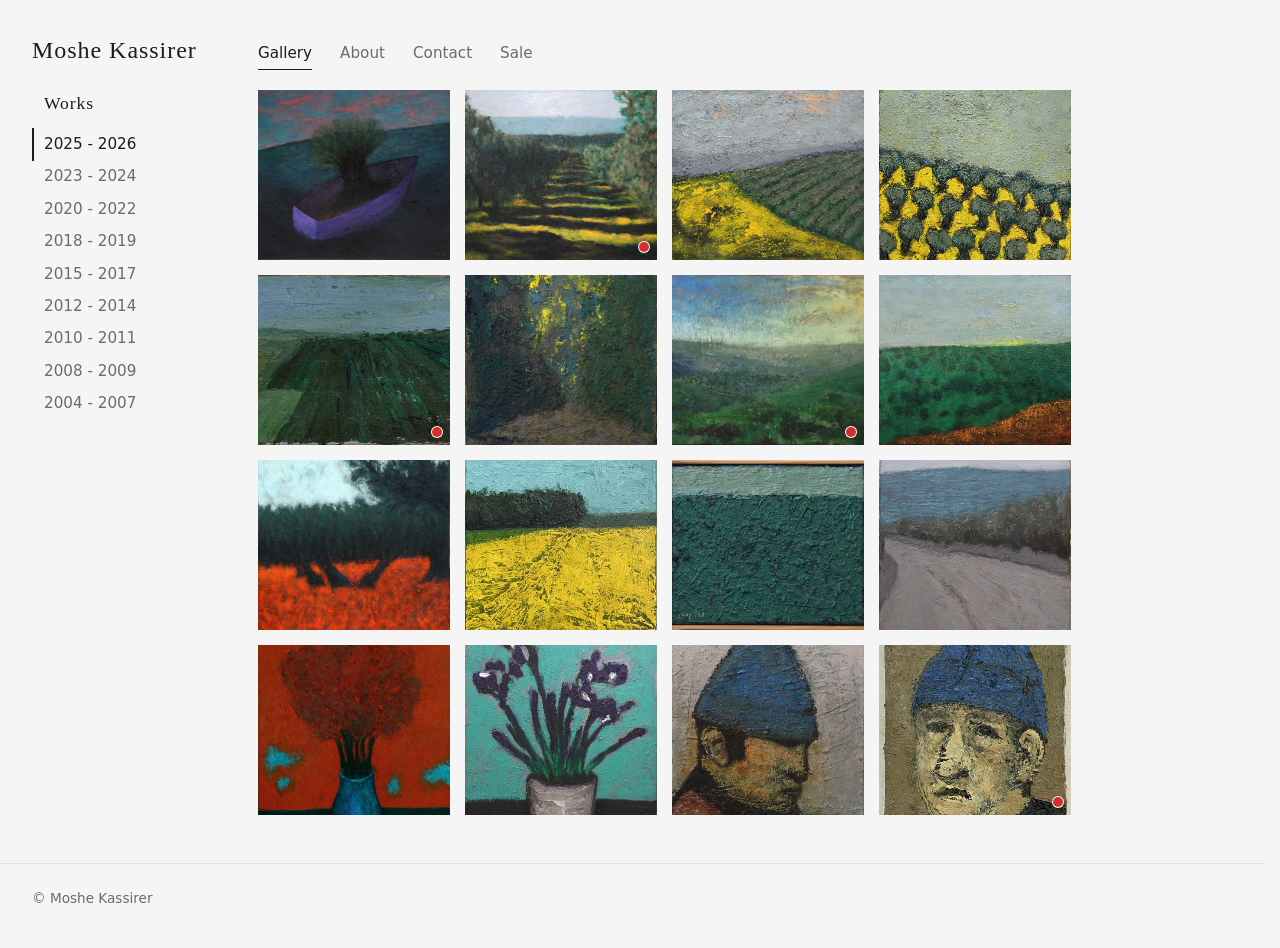
<file: index.html>
<!DOCTYPE html>
<html lang="en">
<head>
  <meta charset="utf-8">
  <meta name="viewport" content="width=device-width, initial-scale=1">
  <meta name="robots" content="noindex, nofollow">
  <link rel="icon" href="favicon.svg" type="image/svg+xml">
  <link rel="icon" href="favicon.ico" sizes="16x16 32x32 48x48">
  <link rel="apple-touch-icon" href="apple-touch-icon.png">
  <title>Gallery</title>
  <link rel="stylesheet" href="css/styles.css">
  <script src="js/site.js" defer></script>
  <script src="js/gallery.js" defer></script>
</head>
<body>
  <header class="site-header">
    <a class="site-title" id="site-title" href="index.html">Moshe Kassirer</a>
    <nav id="site-nav" class="site-nav" aria-label="Main"></nav>
  </header>

  <main class="page">
    <div class="layout" id="layout">
      <nav id="gallery-menu" class="side" aria-label="Galleries"></nav>
      <section>
        <h1 id="gallery-title" class="visually-hidden">Gallery</h1>
        <nav class="pager" aria-label="Gallery pages"></nav>
        <ul id="gallery" class="grid"></ul>
        <p id="status" class="status" role="status">Loading paintings…</p>
        <nav class="pager" aria-label="Gallery pages"></nav>
      </section>
    </div>
  </main>

  <footer class="site-footer" id="site-footer"></footer>

  <div id="lightbox" class="lightbox" role="dialog" aria-modal="true" aria-label="Painting viewer" hidden>
    <button type="button" class="lb-btn lb-close" id="lb-close" aria-label="Close viewer">&times;</button>
    <button type="button" class="lb-btn lb-prev" id="lb-prev" aria-label="Previous painting">&#8249;</button>
    <figure class="lb-figure">
      <img id="lb-img" class="lb-img" alt="">
      <figcaption class="lb-caption" id="lb-caption"></figcaption>
    </figure>
    <button type="button" class="lb-btn lb-next" id="lb-next" aria-label="Next painting">&#8250;</button>
  </div>
</body>
</html>
</file>
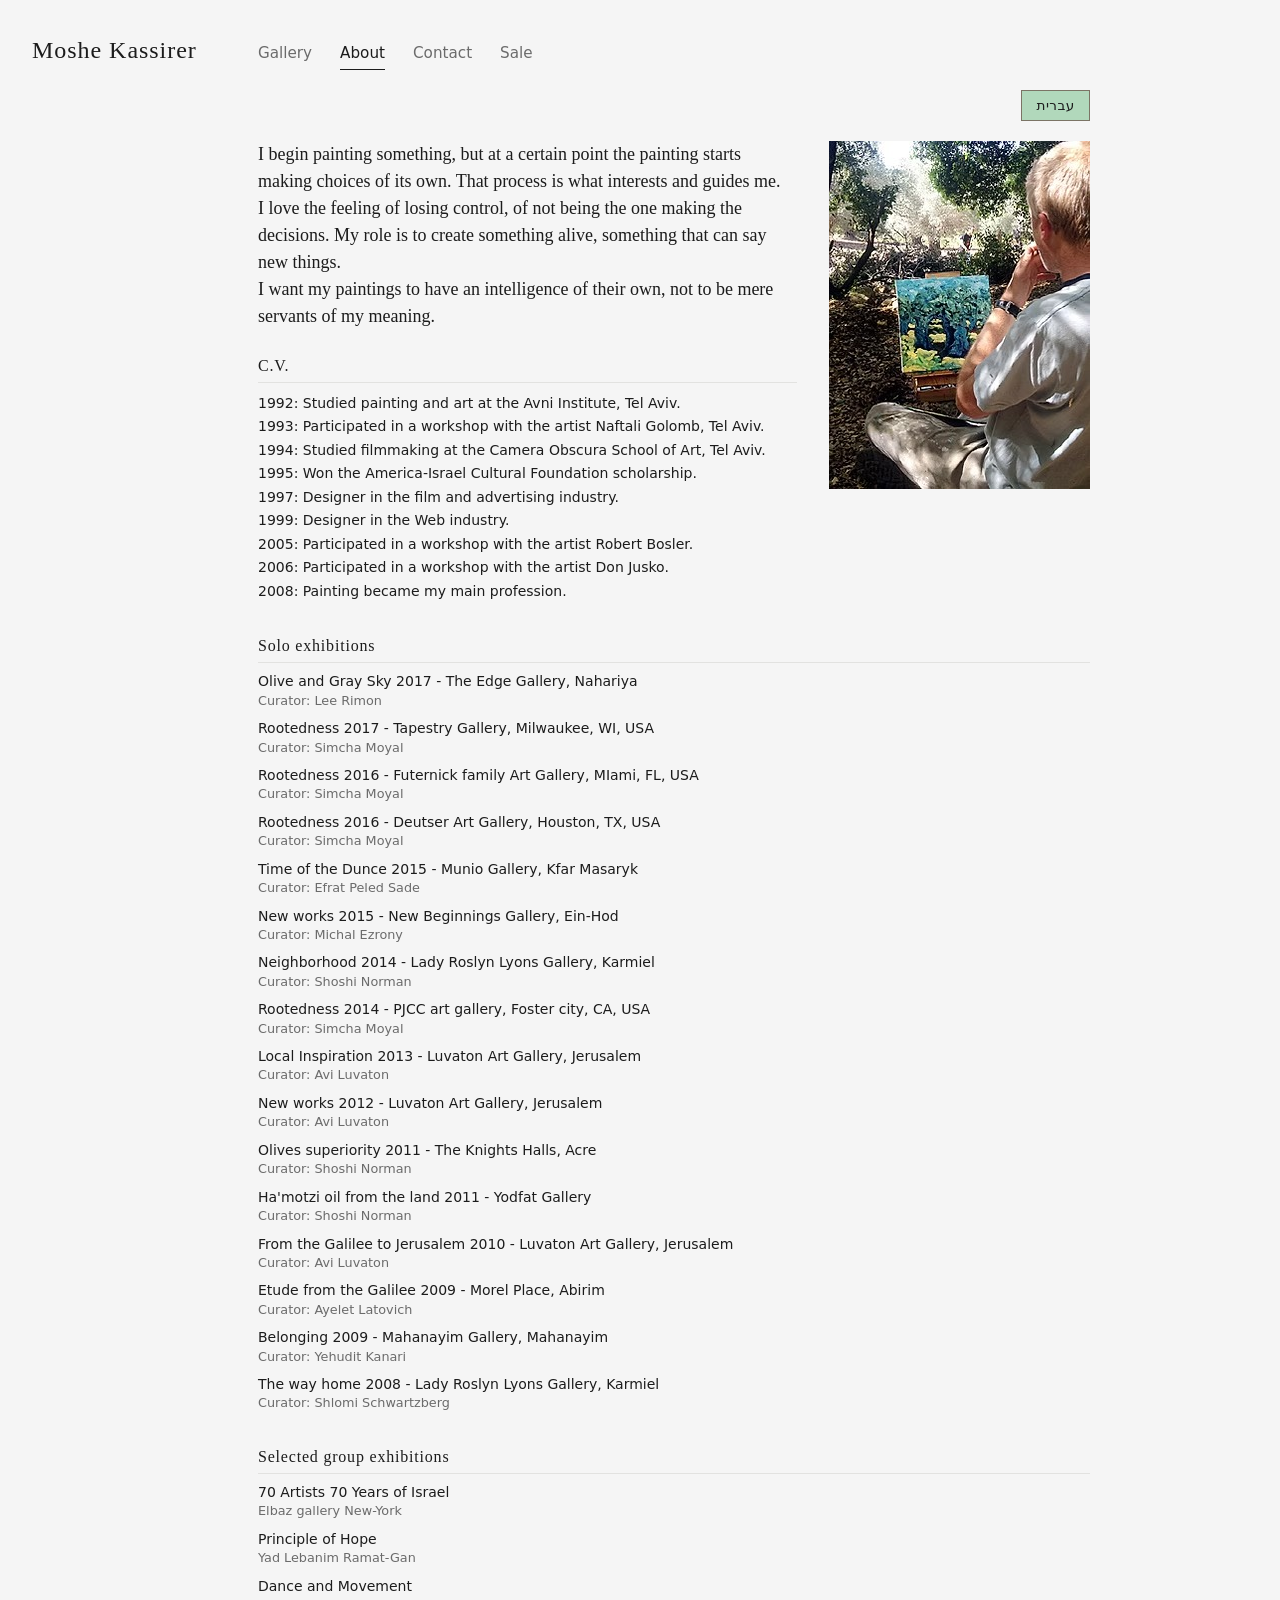
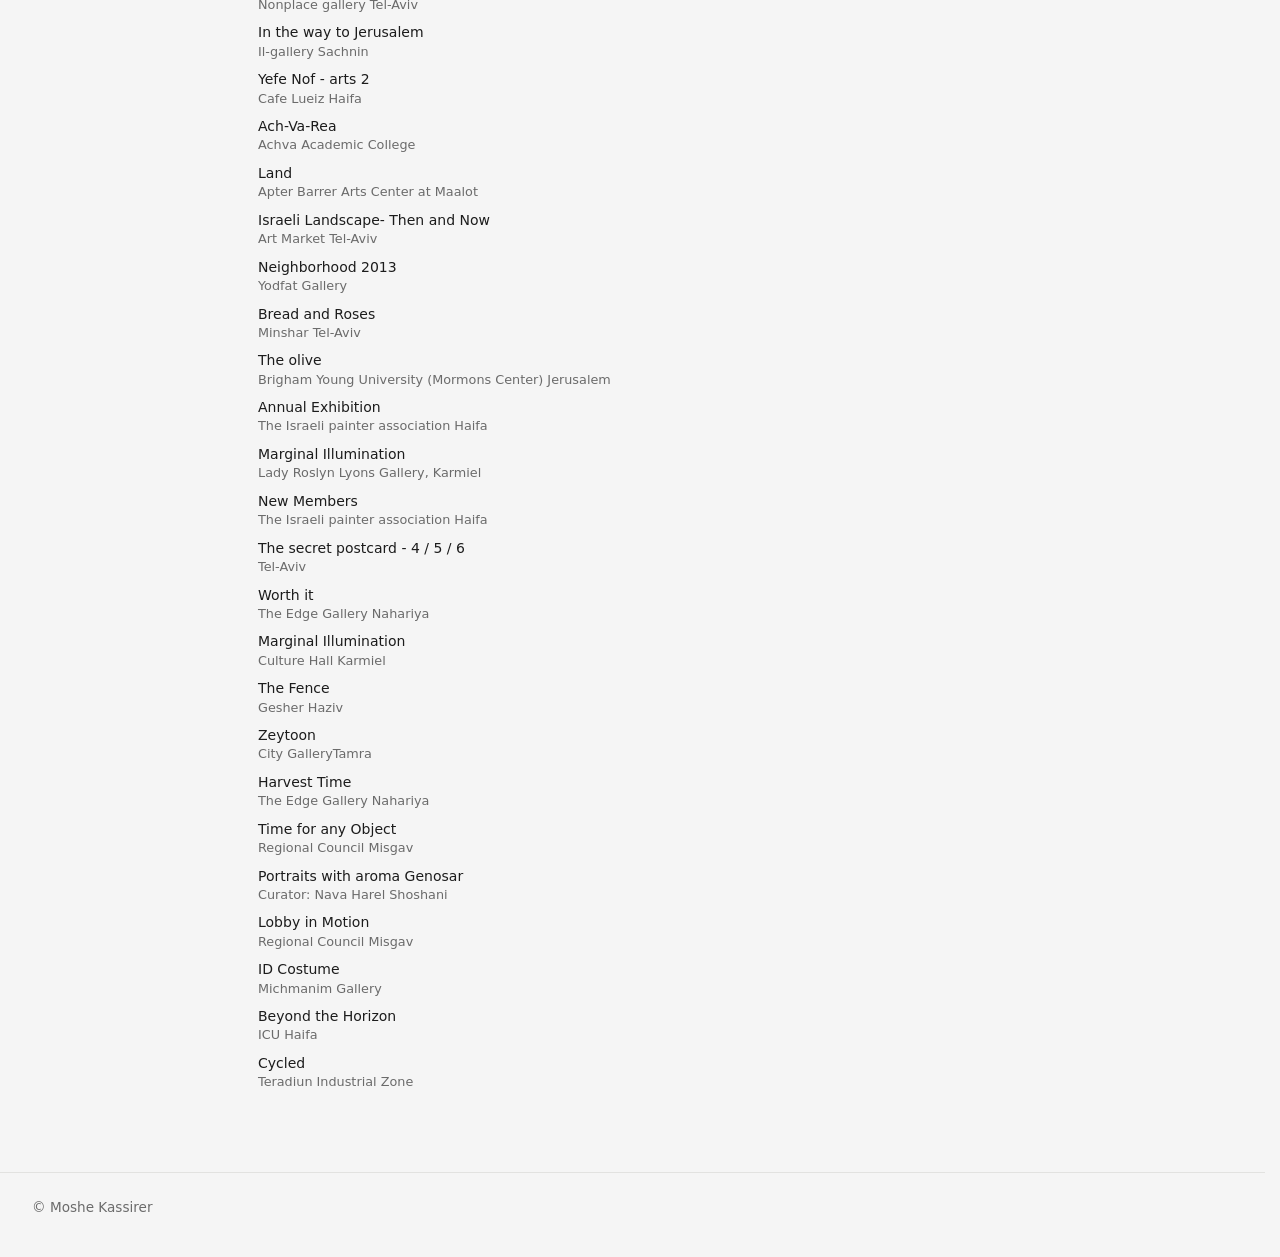
<file: about-en.html>
<!DOCTYPE html>
<html lang="en">
<head>
  <meta charset="utf-8">
  <meta name="viewport" content="width=device-width, initial-scale=1">
  <meta name="robots" content="noindex, nofollow">
  <link rel="icon" href="favicon.svg" type="image/svg+xml">
  <link rel="icon" href="favicon.ico" sizes="16x16 32x32 48x48">
  <link rel="apple-touch-icon" href="apple-touch-icon.png">
  <title>About</title>
  <link rel="stylesheet" href="css/styles.css">
  <script src="js/site.js" defer></script>
</head>
<body>
  <header class="site-header" lang="en" dir="ltr">
    <a class="site-title" id="site-title" href="index.html">Moshe Kassirer</a>
    <nav id="site-nav" class="site-nav" aria-label="Main"></nav>
  </header>

  <main class="page about" lang="en">
    <div class="about-inner" dir="ltr">
      <h1 class="visually-hidden">About Moshe Kassirer</h1>
      <p class="lang-bar"><a class="lang-btn" href="about-he.html" hreflang="he" lang="he">עברית</a></p>

      <div class="intro">
        <div class="intro-text">
          <p class="statement">
            I begin painting something, but at a certain point the painting starts making choices of its own. That process is what interests and guides me.<br>
            I love the feeling of losing control, of not being the one making the decisions. My role is to create something alive, something that can say new things.<br>
            I want my paintings to have an intelligence of their own, not to be mere servants of my meaning.
          </p>
          <section class="cv">
            <h2>C.V.</h2>
            <ul class="cv-list">
              <li>1992: Studied painting and art at the Avni Institute, Tel Aviv.</li>
              <li>1993: Participated in a workshop with the artist Naftali Golomb, Tel Aviv.</li>
              <li>1994: Studied filmmaking at the Camera Obscura School of Art, Tel Aviv.</li>
              <li>1995: Won the America-Israel Cultural Foundation scholarship.</li>
              <li>1997: Designer in the film and advertising industry.</li>
              <li>1999: Designer in the Web industry.</li>
              <li>2005: Participated in a workshop with the artist Robert Bosler.</li>
              <li>2006: Participated in a workshop with the artist Don Jusko.</li>
              <li>2008: Painting became my main profession.</li>
            </ul>
          </section>
        </div>
        <img class="portrait" src="images/me.jpg" width="261" height="348" alt="Moshe Kassirer">
      </div>

    <section>
      <h2>Solo exhibitions</h2>
      <ul class="exh">
        <li><span class="t">Olive and Gray Sky 2017 - The Edge Gallery, Nahariya</span><span class="m">Curator: Lee Rimon</span></li>
        <li><span class="t">Rootedness 2017 - Tapestry Gallery, Milwaukee, WI, USA</span><span class="m">Curator: Simcha Moyal</span></li>
        <li><span class="t">Rootedness 2016 - Futernick family Art Gallery, MIami, FL, USA</span><span class="m">Curator: Simcha Moyal</span></li>
        <li><span class="t">Rootedness 2016 - Deutser Art Gallery, Houston, TX, USA</span><span class="m">Curator: Simcha Moyal</span></li>
        <li><span class="t">Time of the Dunce 2015 - Munio Gallery, Kfar Masaryk</span><span class="m">Curator: Efrat Peled Sade</span></li>
        <li><span class="t">New works 2015 - New Beginnings Gallery, Ein-Hod</span><span class="m">Curator: Michal Ezrony</span></li>
        <li><span class="t">Neighborhood 2014 - Lady Roslyn Lyons Gallery, Karmiel</span><span class="m">Curator: Shoshi Norman</span></li>
        <li><span class="t">Rootedness 2014 - PJCC art gallery, Foster city, CA, USA</span><span class="m">Curator: Simcha Moyal</span></li>
        <li><span class="t">Local Inspiration 2013 - Luvaton Art Gallery, Jerusalem</span><span class="m">Curator: Avi Luvaton</span></li>
        <li><span class="t">New works 2012 - Luvaton Art Gallery, Jerusalem</span><span class="m">Curator: Avi Luvaton</span></li>
        <li><span class="t">Olives superiority 2011 - The Knights Halls, Acre</span><span class="m">Curator: Shoshi Norman</span></li>
        <li><span class="t">Ha'motzi oil from the land 2011 - Yodfat Gallery</span><span class="m">Curator: Shoshi Norman</span></li>
        <li><span class="t">From the Galilee to Jerusalem 2010 - Luvaton Art Gallery, Jerusalem</span><span class="m">Curator: Avi Luvaton</span></li>
        <li><span class="t">Etude from the Galilee 2009 - Morel Place, Abirim</span><span class="m">Curator: Ayelet Latovich</span></li>
        <li><span class="t">Belonging 2009 - Mahanayim Gallery, Mahanayim</span><span class="m">Curator: Yehudit Kanari</span></li>
        <li><span class="t">The way home 2008 - Lady Roslyn Lyons Gallery, Karmiel</span><span class="m">Curator: Shlomi Schwartzberg</span></li>
      </ul>
    </section>

    <section>
      <h2>Selected group exhibitions</h2>
      <ul class="exh">
        <li><span class="t">70 Artists 70 Years of Israel</span><span class="m">Elbaz gallery New-York</span></li>
        <li><span class="t">Principle of Hope</span><span class="m">Yad Lebanim Ramat-Gan</span></li>
        <li><span class="t">Dance and Movement</span><span class="m">Nonplace gallery Tel-Aviv</span></li>
        <li><span class="t">In the way to Jerusalem</span><span class="m">Il-gallery Sachnin</span></li>
        <li><span class="t">Yefe Nof - arts 2</span><span class="m">Cafe Lueiz Haifa</span></li>
        <li><span class="t">Ach-Va-Rea</span><span class="m">Achva Academic College</span></li>
        <li><span class="t">Land</span><span class="m">Apter Barrer Arts Center at Maalot</span></li>
        <li><span class="t">Israeli Landscape- Then and Now</span><span class="m">Art Market Tel-Aviv</span></li>
        <li><span class="t">Neighborhood 2013</span><span class="m">Yodfat Gallery</span></li>
        <li><span class="t">Bread and Roses</span><span class="m">Minshar Tel-Aviv</span></li>
        <li><span class="t">The olive</span><span class="m">Brigham Young University (Mormons Center) Jerusalem</span></li>
        <li><span class="t">Annual Exhibition</span><span class="m">The Israeli painter association Haifa</span></li>
        <li><span class="t">Marginal Illumination</span><span class="m">Lady Roslyn Lyons Gallery, Karmiel</span></li>
        <li><span class="t">New Members</span><span class="m">The Israeli painter association Haifa</span></li>
        <li><span class="t">The secret postcard - 4 / 5 / 6</span><span class="m">Tel-Aviv</span></li>
        <li><span class="t">Worth it</span><span class="m">The Edge Gallery Nahariya</span></li>
        <li><span class="t">Marginal Illumination</span><span class="m">Culture Hall Karmiel</span></li>
        <li><span class="t">The Fence</span><span class="m">Gesher Haziv</span></li>
        <li><span class="t">Zeytoon</span><span class="m">City GalleryTamra</span></li>
        <li><span class="t">Harvest Time</span><span class="m">The Edge Gallery Nahariya</span></li>
        <li><span class="t">Time for any Object</span><span class="m">Regional Council Misgav</span></li>
        <li><span class="t">Portraits with aroma Genosar</span><span class="m">Curator: Nava Harel Shoshani</span></li>
        <li><span class="t">Lobby in Motion</span><span class="m">Regional Council Misgav</span></li>
        <li><span class="t">ID Costume</span><span class="m">Michmanim Gallery</span></li>
        <li><span class="t">Beyond the Horizon</span><span class="m">ICU Haifa</span></li>
        <li><span class="t">Cycled</span><span class="m">Teradiun Industrial Zone</span></li>
      </ul>
    </section>
    </div>
  </main>

  <footer class="site-footer" id="site-footer" dir="ltr"></footer>
</body>
</html>
</file>
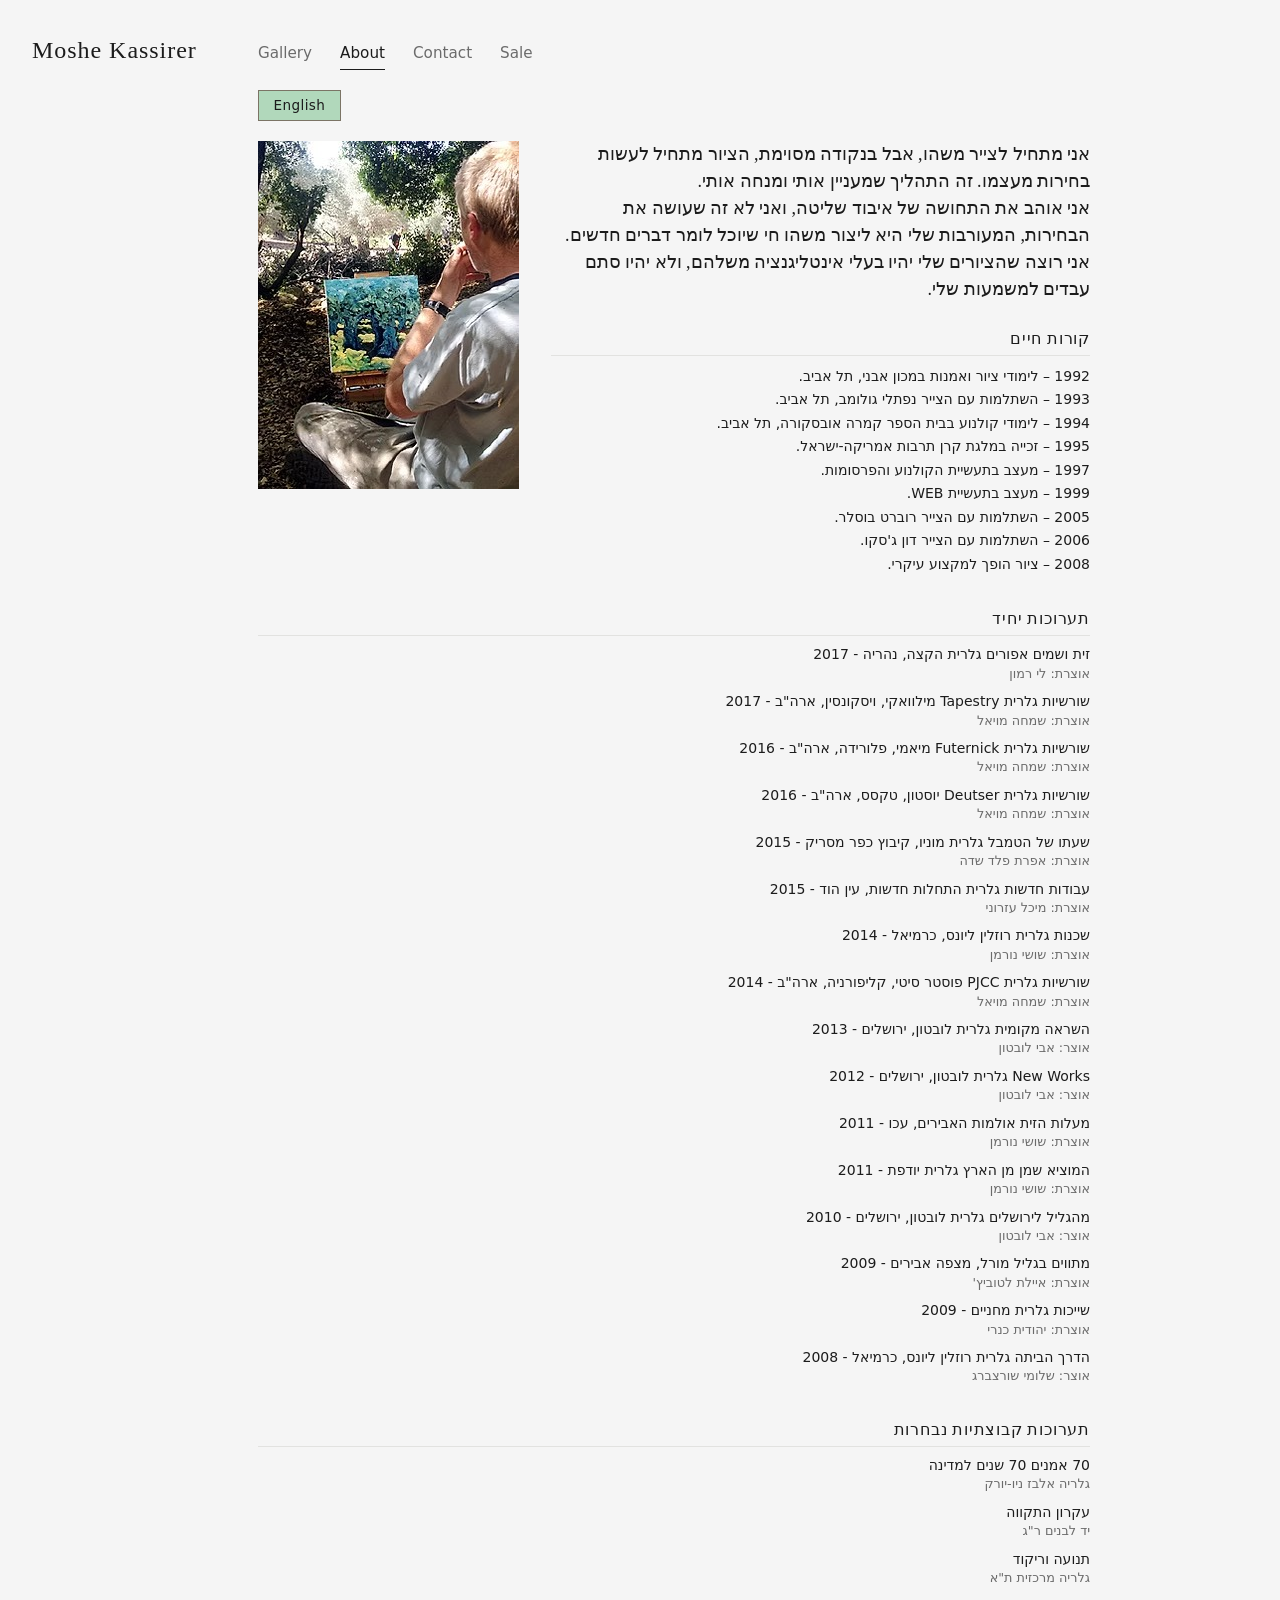
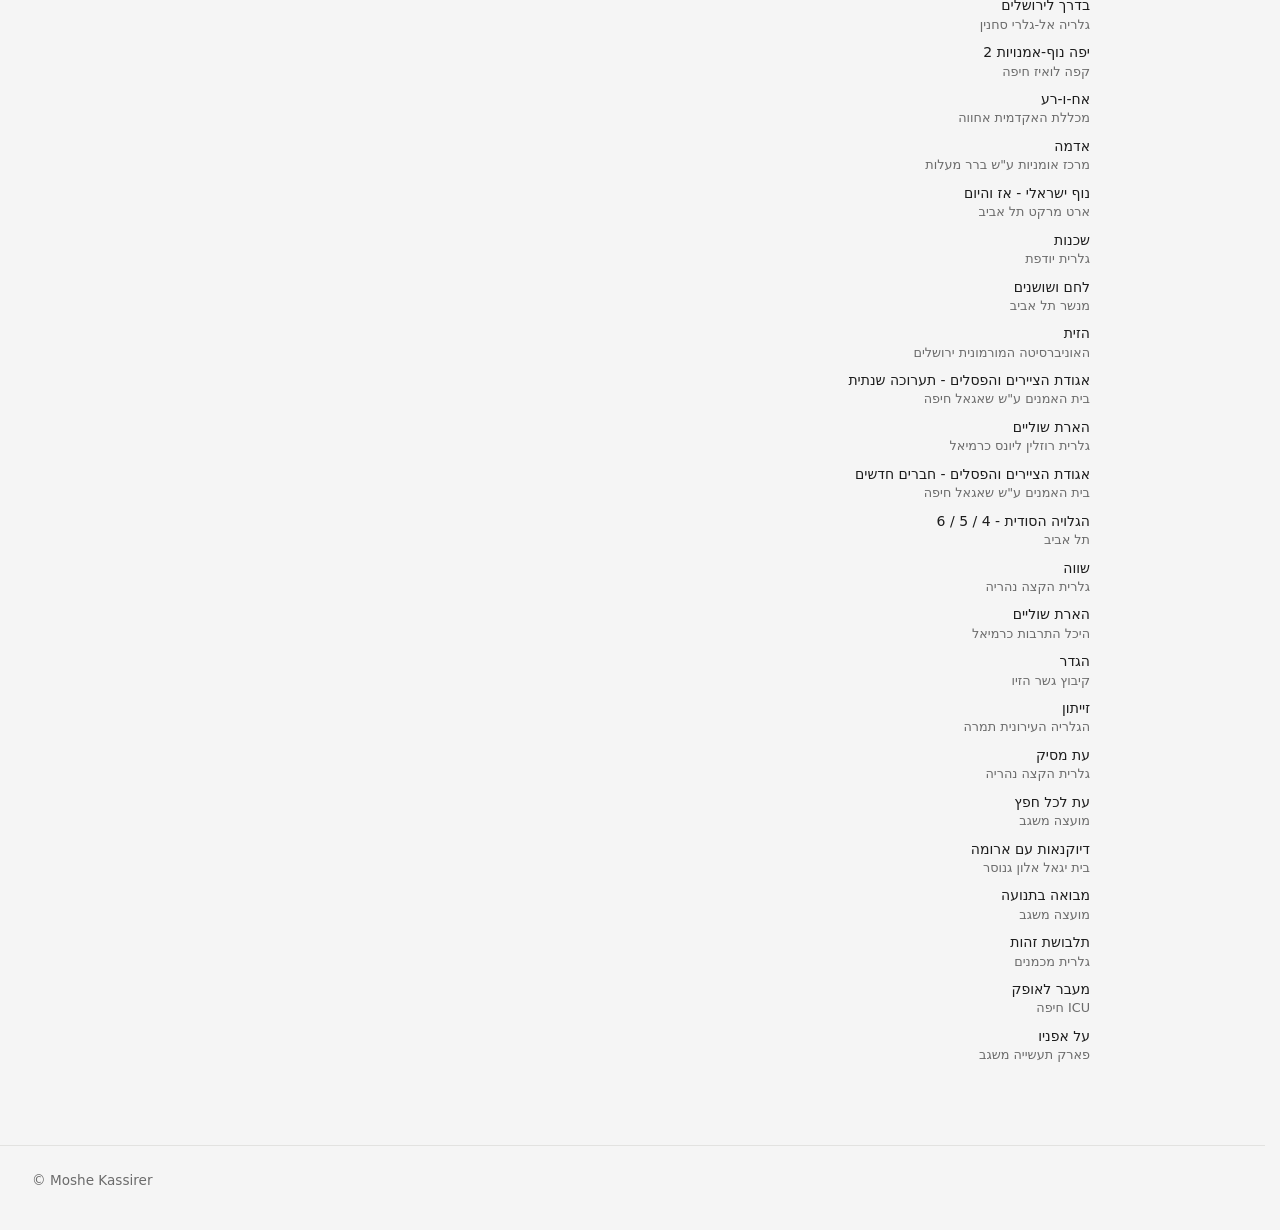
<file: about-he.html>
<!DOCTYPE html>
<html lang="he">
<head>
  <meta charset="utf-8">
  <meta name="viewport" content="width=device-width, initial-scale=1">
  <meta name="robots" content="noindex, nofollow">
  <link rel="icon" href="favicon.svg" type="image/svg+xml">
  <link rel="icon" href="favicon.ico" sizes="16x16 32x32 48x48">
  <link rel="apple-touch-icon" href="apple-touch-icon.png">
  <title>אודות</title>
  <link rel="stylesheet" href="css/styles.css">
  <script src="js/site.js" defer></script>
</head>
<body>
  <header class="site-header" lang="en" dir="ltr">
    <a class="site-title" id="site-title" href="index.html">Moshe Kassirer</a>
    <nav id="site-nav" class="site-nav" aria-label="Main"></nav>
  </header>

  <main class="page about" lang="he">
    <div class="about-inner" dir="rtl">
      <h1 class="visually-hidden">אודות משה קסירר</h1>
      <p class="lang-bar"><a class="lang-btn" href="about-en.html" hreflang="en" lang="en">English</a></p>

      <div class="intro">
        <div class="intro-text">
          <p class="statement">
            אני מתחיל לצייר משהו, אבל בנקודה מסוימת, הציור מתחיל לעשות בחירות מעצמו. זה התהליך שמעניין אותי ומנחה אותי.<br>
            אני אוהב את התחושה של איבוד שליטה, ואני לא זה שעושה את הבחירות, המעורבות שלי היא ליצור משהו חי שיוכל לומר דברים חדשים.<br>
            אני רוצה שהציורים שלי יהיו בעלי אינטליגנציה משלהם, ולא יהיו סתם עבדים למשמעות שלי.
          </p>
          <section class="cv">
            <h2>קורות חיים</h2>
            <ul class="cv-list">
              <li>1992 – לימודי ציור ואמנות במכון אבני, תל אביב.</li>
              <li>1993 – השתלמות עם הצייר נפתלי גולומב, תל אביב.</li>
              <li>1994 – לימודי קולנוע בבית הספר קמרה אובסקורה, תל אביב.</li>
              <li>1995 – זכייה במלגת קרן תרבות אמריקה-ישראל.</li>
              <li>1997 – מעצב בתעשיית הקולנוע והפרסומות.</li>
              <li>1999 – מעצב בתעשיית WEB.</li>
              <li>2005 – השתלמות עם הצייר רוברט בוסלר.</li>
              <li>2006 – השתלמות עם הצייר דון ג'סקו.</li>
              <li>2008 – ציור הופך למקצוע עיקרי.</li>
            </ul>
          </section>
        </div>
        <img class="portrait" src="images/me.jpg" width="261" height="348" alt="משה קסירר">
      </div>

    <section>
      <h2>תערוכות יחיד</h2>
      <ul class="exh">
        <li><span class="t">זית ושמים אפורים גלרית הקצה, נהריה - 2017</span><span class="m">אוצרת: לי רמון</span></li>
        <li><span class="t">שורשיות גלרית Tapestry מילוואקי, ויסקונסין, ארה"ב - 2017</span><span class="m">אוצרת: שמחה מויאל</span></li>
        <li><span class="t">שורשיות גלרית Futernick מיאמי, פלורידה, ארה"ב - 2016</span><span class="m">אוצרת: שמחה מויאל</span></li>
        <li><span class="t">שורשיות גלרית Deutser יוסטון, טקסס, ארה"ב - 2016</span><span class="m">אוצרת: שמחה מויאל</span></li>
        <li><span class="t">שעתו של הטמבל גלרית מוניו, קיבוץ כפר מסריק - 2015</span><span class="m">אוצרת: אפרת פלד שדה</span></li>
        <li><span class="t">עבודות חדשות גלרית התחלות חדשות, עין הוד - 2015</span><span class="m">אוצרת: מיכל עזרוני</span></li>
        <li><span class="t">שכנות גלרית רוזלין ליונס, כרמיאל - 2014</span><span class="m">אוצרת: שושי נורמן</span></li>
        <li><span class="t">שורשיות גלרית PJCC פוסטר סיטי, קליפורניה, ארה"ב - 2014</span><span class="m">אוצרת: שמחה מויאל</span></li>
        <li><span class="t">השראה מקומית גלרית לובטון, ירושלים - 2013</span><span class="m">אוצר: אבי לובטון</span></li>
        <li><span class="t">New Works גלרית לובטון, ירושלים - 2012</span><span class="m">אוצר: אבי לובטון</span></li>
        <li><span class="t">מעלות הזית אולמות האבירים, עכו - 2011</span><span class="m">אוצרת: שושי נורמן</span></li>
        <li><span class="t">המוציא שמן מן הארץ גלרית יודפת - 2011</span><span class="m">אוצרת: שושי נורמן</span></li>
        <li><span class="t">מהגליל לירושלים גלרית לובטון, ירושלים - 2010</span><span class="m">אוצר: אבי לובטון</span></li>
        <li><span class="t">מתווים בגליל מורל, מצפה אבירים - 2009</span><span class="m">אוצרת: איילת לטוביץ'</span></li>
        <li><span class="t">שייכות גלרית מחניים - 2009</span><span class="m">אוצרת: יהודית כנרי</span></li>
        <li><span class="t">הדרך הביתה גלרית רוזלין ליונס, כרמיאל - 2008</span><span class="m">אוצר: שלומי שורצברג</span></li>
      </ul>
    </section>

    <section>
      <h2>תערוכות קבוצתיות נבחרות</h2>
      <ul class="exh">
        <li><span class="t">70 אמנים 70 שנים למדינה</span><span class="m">גלריה אלבז ניו-יורק</span></li>
        <li><span class="t">עקרון התקווה</span><span class="m">יד לבנים ר"ג</span></li>
        <li><span class="t">תנועה וריקוד</span><span class="m">גלריה מרכזית ת"א</span></li>
        <li><span class="t">בדרך לירושלים</span><span class="m">גלריה אל-גלרי סחנין</span></li>
        <li><span class="t">יפה נוף-אמנויות 2</span><span class="m">קפה לואיז חיפה</span></li>
        <li><span class="t">אח-ו-רע</span><span class="m">מכללת האקדמית אחווה</span></li>
        <li><span class="t">אדמה</span><span class="m">מרכז אומניות ע"ש ברר מעלות</span></li>
        <li><span class="t">נוף ישראלי - אז והיום</span><span class="m">ארט מרקט תל אביב</span></li>
        <li><span class="t">שכנות</span><span class="m">גלרית יודפת</span></li>
        <li><span class="t">לחם ושושנים</span><span class="m">מנשר תל אביב</span></li>
        <li><span class="t">הזית</span><span class="m">האוניברסיטה המורמונית ירושלים</span></li>
        <li><span class="t">אגודת הציירים והפסלים - תערוכה שנתית</span><span class="m">בית האמנים ע"ש שאגאל חיפה</span></li>
        <li><span class="t">הארת שוליים</span><span class="m">גלרית רוזלין ליונס כרמיאל</span></li>
        <li><span class="t">אגודת הציירים והפסלים - חברים חדשים</span><span class="m">בית האמנים ע"ש שאגאל חיפה</span></li>
        <li><span class="t">הגלויה הסודית - 4 / 5 / 6</span><span class="m">תל אביב</span></li>
        <li><span class="t">שווה</span><span class="m">גלרית הקצה נהריה</span></li>
        <li><span class="t">הארת שוליים</span><span class="m">היכל התרבות כרמיאל</span></li>
        <li><span class="t">הגדר</span><span class="m">קיבוץ גשר הזיו</span></li>
        <li><span class="t">זייתון</span><span class="m">הגלריה העירונית תמרה</span></li>
        <li><span class="t">עת מסיק</span><span class="m">גלרית הקצה נהריה</span></li>
        <li><span class="t">עת לכל חפץ</span><span class="m">מועצה משגב</span></li>
        <li><span class="t">דיוקנאות עם ארומה</span><span class="m">בית יגאל אלון גנוסר</span></li>
        <li><span class="t">מבואה בתנועה</span><span class="m">מועצה משגב</span></li>
        <li><span class="t">תלבושת זהות</span><span class="m">גלרית מכמנים</span></li>
        <li><span class="t">מעבר לאופק</span><span class="m">ICU חיפה</span></li>
        <li><span class="t">על אפניו</span><span class="m">פארק תעשייה משגב</span></li>
      </ul>
    </section>
    </div>
  </main>

  <footer class="site-footer" id="site-footer" dir="ltr"></footer>
</body>
</html>
</file>
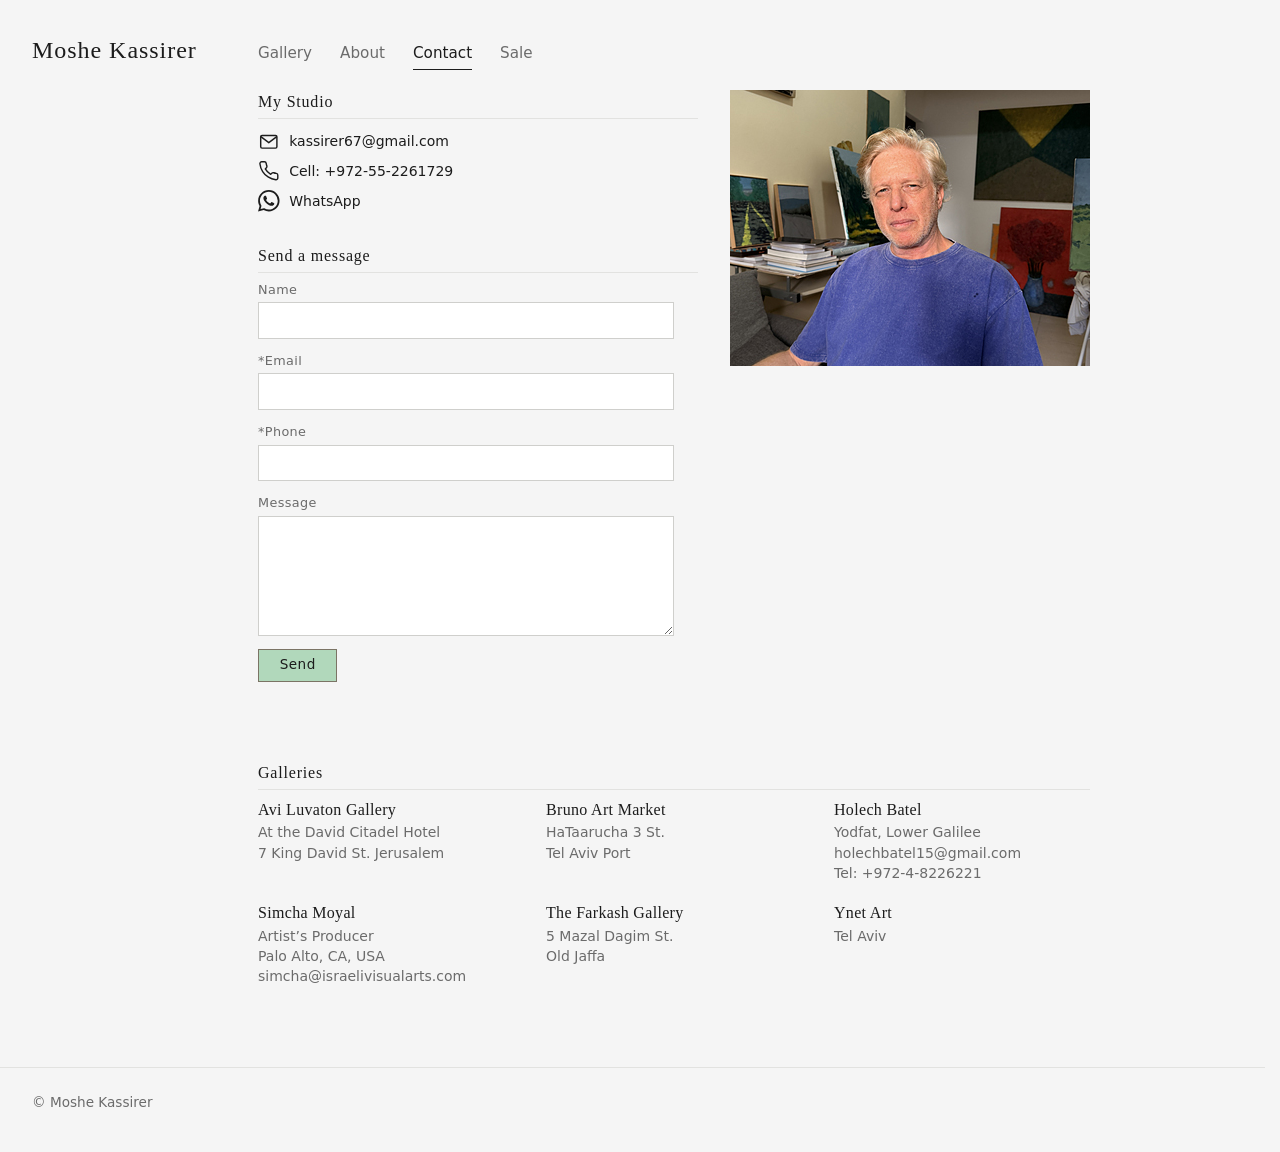
<file: contact.html>
<!DOCTYPE html>
<html lang="en">
<head>
  <meta charset="utf-8">
  <meta name="viewport" content="width=device-width, initial-scale=1">
  <meta name="robots" content="noindex, nofollow">
  <link rel="icon" href="favicon.svg" type="image/svg+xml">
  <link rel="icon" href="favicon.ico" sizes="16x16 32x32 48x48">
  <link rel="apple-touch-icon" href="apple-touch-icon.png">
  <title>Contact</title>
  <link rel="stylesheet" href="css/styles.css">
  <script src="js/site.js" defer></script>
  <script src="js/contact.js" defer></script>
</head>
<body>
  <header class="site-header" lang="en" dir="ltr">
    <a class="site-title" id="site-title" href="index.html">Moshe Kassirer</a>
    <nav id="site-nav" class="site-nav" aria-label="Main"></nav>
  </header>

  <main class="page about contact" lang="en">
    <div class="about-inner" dir="ltr">
      <h1 class="visually-hidden">Contact Moshe Kassirer</h1>

      <div class="intro">
        <div class="intro-text">
          <h2>My Studio</h2>
          <ul class="contact-list">
            <li><a href="mailto:kassirer67@gmail.com"><svg class="ico" viewBox="0 0 24 24" aria-hidden="true" fill="none" stroke="currentColor" stroke-width="1.6" stroke-linejoin="round" stroke-linecap="round"><rect x="3" y="5" width="18" height="14" rx="1.5"/><path d="M3.5 6.5L12 13l8.5-6.5"/></svg><span>kassirer67@gmail.com</span></a></li>
            <li><a href="tel:+972552261729"><svg class="ico" viewBox="0 0 24 24" aria-hidden="true" fill="none" stroke="currentColor" stroke-width="1.6" stroke-linejoin="round" stroke-linecap="round"><path d="M22 16.92v3a2 2 0 0 1-2.18 2 19.79 19.79 0 0 1-8.63-3.07 19.5 19.5 0 0 1-6-6 19.79 19.79 0 0 1-3.07-8.67A2 2 0 0 1 4.11 2h3a2 2 0 0 1 2 1.72 12.84 12.84 0 0 0 .7 2.81 2 2 0 0 1-.45 2.11L8.09 9.91a16 16 0 0 0 6 6l1.27-1.27a2 2 0 0 1 2.11-.45 12.84 12.84 0 0 0 2.81.7A2 2 0 0 1 22 16.92z"/></svg><span>Cell: +972-55-2261729</span></a></li>
            <li><a href="https://wa.me/972552261729" target="_blank" rel="noopener"><svg class="ico" viewBox="0 0 24 24" aria-hidden="true" fill="currentColor"><path d="M17.472 14.382c-.297-.149-1.758-.867-2.03-.967-.273-.099-.471-.148-.67.15-.197.297-.767.966-.94 1.164-.173.199-.347.223-.644.075-.297-.15-1.255-.463-2.39-1.475-.883-.788-1.48-1.761-1.653-2.059-.173-.297-.018-.458.13-.606.134-.133.298-.347.446-.52.149-.174.198-.298.298-.497.099-.198.05-.371-.025-.52-.075-.149-.669-1.612-.916-2.207-.242-.579-.487-.5-.669-.51-.173-.008-.371-.01-.57-.01-.198 0-.52.074-.792.372-.272.297-1.04 1.016-1.04 2.479 0 1.462 1.065 2.875 1.213 3.074.149.198 2.096 3.2 5.077 4.487.709.306 1.262.489 1.694.625.712.227 1.36.195 1.871.118.571-.085 1.758-.719 2.006-1.413.248-.694.248-1.289.173-1.413-.074-.124-.272-.198-.57-.347m-5.421 7.403h-.004a9.87 9.87 0 01-5.031-1.378l-.361-.214-3.741.982.998-3.648-.235-.374a9.86 9.86 0 01-1.51-5.26c.001-5.45 4.436-9.884 9.888-9.884 2.64 0 5.122 1.03 6.988 2.898a9.825 9.825 0 012.893 6.994c-.003 5.45-4.437 9.884-9.885 9.884m8.413-18.297A11.815 11.815 0 0012.05 0C5.495 0 .16 5.335.157 11.892c0 2.096.547 4.142 1.588 5.945L.057 24l6.305-1.654a11.882 11.882 0 005.683 1.448h.005c6.554 0 11.89-5.335 11.893-11.893a11.821 11.821 0 00-3.48-8.413Z"/></svg><span>WhatsApp</span></a></li>
          </ul>

          <h2>Send a message</h2>
          <!-- Sent by the free FormSubmit service: the browser posts this form to FormSubmit, which emails it to
               the address in "action" and then sends the visitor back here (see js/contact.js). -->
          <form id="contact-form" class="contact-form" action="https://formsubmit.co/kassirer67@gmail.com" method="POST" novalidate>
            <input type="hidden" name="_subject" value="New message from the website">
            <input type="hidden" name="_template" value="table">
            <input type="hidden" name="_captcha" value="false">
            <input type="hidden" name="_next" value="">
            <input type="text" name="_honey" class="hp" style="display:none" tabindex="-1" autocomplete="off" aria-hidden="true" data-lpignore="true" data-1p-ignore data-bwignore="true">
            <label class="field"><span>Name</span><input type="text" name="name" autocomplete="name"></label>
            <label class="field"><span>*Email</span><input type="email" name="email" autocomplete="email" required></label>
            <label class="field"><span>*Phone</span><input type="tel" name="phone" autocomplete="tel" inputmode="tel" pattern="[0-9+\-\s\(\)]{7,}" title="Phone number (digits, +, -, spaces)" required></label>
            <label class="field"><span>Message</span><textarea name="message" rows="5"></textarea></label>
            <button type="submit" class="send-btn">Send</button>
            <p id="form-status" class="form-status" role="status" aria-live="polite"></p>
          </form>
        </div>
        <img class="portrait contact-photo" src="images/contact.jpg" width="700" height="539" alt="Moshe Kassirer in his studio">
      </div>

      <section>
        <h2>Galleries</h2>
        <ul class="galleries">
        <li>
          <strong class="g-name">Avi Luvaton Gallery</strong>
          <span>At the David Citadel Hotel</span>
          <span>7 King David St. Jerusalem</span>
        </li>
        <li>
          <strong class="g-name">Bruno Art Market</strong>
          <span>HaTaarucha 3 St.</span>
          <span>Tel Aviv Port</span>
        </li>
        <li>
          <strong class="g-name">Holech Batel</strong>
          <span>Yodfat, Lower Galilee</span>
          <span><a href="mailto:holechbatel15@gmail.com">holechbatel15@gmail.com</a></span>
          <span>Tel: <a href="tel:+97248226221">+972-4-8226221</a></span>
        </li>
        <li>
          <strong class="g-name">Simcha Moyal</strong>
          <span>Artist’s Producer</span>
          <span>Palo Alto, CA, USA</span>
          <span><a href="mailto:simcha@israelivisualarts.com">simcha@israelivisualarts.com</a></span>
        </li>
        <li>
          <strong class="g-name">The Farkash Gallery</strong>
          <span>5 Mazal Dagim St.</span>
          <span>Old Jaffa</span>
        </li>
        <li>
          <strong class="g-name">Ynet Art</strong>
          <span>Tel Aviv</span>
        </li>
        </ul>
      </section>
    </div>
  </main>

  <footer class="site-footer" id="site-footer" dir="ltr"></footer>
</body>
</html>
</file>
<file: css/styles.css>
:root {
  --bg: #f5f5f5;
  --ink: #1c1c1c;
  --muted: #6b6b6b;
  --line: #e2e2e0;
  --gap: 15px;
  --side-gap: 18px;              /* space between the left menu and the main content */
  --thumb-w: 192px;              /* thumbnail size: images are cropped to fill it */
  --thumb-ratio: 192 / 170;      /* keep equal to width / height above */
  --serif: "Iowan Old Style", "Palatino Linotype", Palatino, Georgia, serif;
  --sans: system-ui, -apple-system, "Segoe UI", Helvetica, Arial, sans-serif;
}
*, *::before, *::after { box-sizing: border-box; }
html { scrollbar-gutter: stable; }
body { margin: 0; background: var(--bg); color: var(--ink); font-family: var(--sans); line-height: 1.5; }
body.lb-open { overflow: hidden; }
.visually-hidden { position: absolute; width: 1px; height: 1px; overflow: hidden; clip: rect(0 0 0 0); white-space: nowrap; }
a { color: inherit; }
:focus-visible { outline: 2px solid currentColor; outline-offset: 3px; }

/* Header */
.site-header { display: grid; grid-template-columns: 13rem minmax(0, 1fr); align-items: baseline; gap: 1rem var(--side-gap);
  max-width: 1400px; margin: 0 auto; padding: 2rem 2rem 1.25rem; }
.site-title { font-family: var(--serif); font-size: 1.5rem; letter-spacing: .04em; text-decoration: none; }
.site-nav { grid-column: 2; display: flex; flex-wrap: wrap; justify-content: flex-start; gap: .5rem 1.75rem; }
.site-nav a { text-decoration: none; color: var(--muted); font-size: .95rem; padding: .25rem 0; border-bottom: 1px solid transparent; }
.site-nav a:hover { color: var(--ink); }
.site-nav a[aria-current="page"] { color: var(--ink); border-bottom-color: var(--ink); }

/* Page + pager */
.page { max-width: 1400px; margin: 0 auto; padding: 0 2rem 3rem; }
.pager { display: flex; flex-wrap: wrap; gap: .25rem .75rem; align-items: center; margin: 1rem 0 2rem; font-size: .95rem; }
.pager:empty { display: none; }
.pager a, .pager span { min-width: 2rem; padding: .25rem .5rem; text-align: center; text-decoration: none; color: var(--muted); border-bottom: 1px solid transparent; }
.pager a:hover { color: var(--ink); }
.pager [aria-current="page"] { color: var(--ink); border-bottom-color: var(--ink); }
.pager .is-disabled { opacity: .35; }

/* Left menu + content */
.layout { display: grid; grid-template-columns: 13rem minmax(0, 1fr); gap: var(--side-gap); align-items: start; }
.layout.no-menu { grid-template-columns: minmax(0, 1fr); }
.side[hidden] { display: none; }
.side-title { margin: 0 0 .75rem; padding-left: .75rem; font-family: var(--serif); font-size: 1.1rem; font-weight: 400; letter-spacing: .05em; }
.side ul { list-style: none; margin: 0; padding: 0; }
.side a { display: block; padding: .3rem .75rem; text-decoration: none; color: var(--muted); font-size: .95rem; }
.side a:hover { color: var(--ink); }
.side a[aria-current="page"] { color: var(--ink); box-shadow: inset 2px 0 var(--ink); }

/* Grid: 4 columns of 170 x 150 thumbnails on desktop */
.grid { list-style: none; margin: 0; padding: 0; display: grid; grid-template-columns: repeat(4, minmax(0, var(--thumb-w))); justify-content: start; gap: var(--gap); }
.grid > li { min-width: 0; }
.thumb { position: relative; display: block; width: 100%; aspect-ratio: var(--thumb-ratio); padding: 0; border: 0; background: none; cursor: zoom-in; }
.thumb img { display: block; width: 100%; height: 100%; object-fit: cover; object-position: center; }

/* Sold marker: red circle in the top-right corner (thumbnail and large view).
   Turn on per painting with "sold": true in data/paintings.json */
.thumb.is-sold::after, .lb-frame.is-sold::after { content: ""; position: absolute; bottom: 8px; right: 8px; width: 10px; height: 10px; border-radius: 50%;
  background: #d62d2d; box-shadow: 0 0 0 1px #fff, 0 1px 4px rgba(0, 0, 0, .35); pointer-events: none; }
.status { color: var(--muted); }
.status:empty { display: none; }
.site-footer { max-width: 1400px; margin: 0 auto; padding: 1.5rem 2rem 2.5rem; color: var(--muted); font-size: .85rem; border-top: 1px solid var(--line); }

@media (max-width: 899px) {
  .site-header { grid-template-columns: minmax(0, 1fr); }
  .site-nav { grid-column: 1; }
  .layout { grid-template-columns: minmax(0, 1fr); gap: 1.5rem; }
  .side ul { display: flex; flex-wrap: wrap; gap: 0 .75rem; }
  .side-title, .side a { padding-left: 0; padding-right: 0; }
  .side a { padding: .3rem 0; }
  .side a[aria-current="page"] { box-shadow: none; border-bottom: 1px solid var(--ink); }
}
@media (max-width: 699px) { .grid { grid-template-columns: repeat(3, minmax(0, var(--thumb-w))); } }
@media (max-width: 599px) {
  .grid { grid-template-columns: repeat(2, minmax(0, var(--thumb-w))); }
  .site-header, .page, .site-footer { padding-left: 1rem; padding-right: 1rem; }
}

/* About pages (about-he.html, about-en.html) */
.about { font-size: .875rem; line-height: 1.45; }
.about { display: grid; grid-template-columns: 13rem minmax(0, 1fr); column-gap: var(--side-gap); align-items: start; }
.about-inner { grid-column: 2; max-width: 52rem; margin: 0; }
.lang-bar { display: flex; margin: 0 0 1.25rem; }
.lang-btn { margin-inline-start: auto; padding: .3rem .9rem; border: 1px solid #7b7465; background: #b1d8bb; color: var(--ink); text-decoration: none; font-size: .85rem; letter-spacing: .03em; }
.lang-btn:hover, .lang-btn:focus-visible { background: #d2efd9; }
.intro { display: flex; align-items: flex-start; justify-content: space-between; gap: 2rem; margin-bottom: 2rem; }
.intro-text { flex: 1; min-width: 0; }
.portrait { flex: none; display: block; width: 261px; max-width: 100%; height: auto; }
.statement { margin: 0 0 1.5rem; font-family: var(--serif); font-size: 1.125rem; line-height: 1.5; }
.about h2 { margin: 0 0 .5rem; padding-bottom: .3rem; border-bottom: 1px solid var(--line); font-family: var(--serif); font-size: 1rem; font-weight: 400; letter-spacing: .05em; }
.cv-list, .exh { list-style: none; margin: 0; padding: 0; }
.cv-list li { padding: .1rem 0; }
.exh { margin-bottom: 2rem; }
.exh li { margin-bottom: .5rem; }
.exh .t, .exh .m { display: block; }
.exh .m { color: var(--muted); font-size: .8rem; }
@media (max-width: 899px) { .about { display: block; } }
@media (max-width: 699px) {
  .intro { flex-direction: column; align-items: stretch; gap: 1rem; }
  .portrait { order: -1; width: 180px; align-self: center; }
}

/* Contact page (contact.html) */
.contact-list { list-style: none; margin: 0 0 1.75rem; padding: 0; }
.contact-list li { display: flex; flex-wrap: wrap; align-items: center; gap: .1rem .6rem; padding: .25rem 0; }
.contact-list a { display: inline-flex; align-items: center; gap: .6rem; text-decoration: none; }
.contact-list a:hover span, .contact-list li > span a:hover, .galleries a:hover { text-decoration: underline; }
.ico { width: 1.35rem; height: 1.35rem; flex: none; }
.alt-link { margin-left: .4rem; color: var(--muted); font-size: .75rem; text-decoration: underline; }
.alt-link:hover { color: var(--ink); }
.contact-form { max-width: 26rem; margin-bottom: 1rem; }
.field { display: block; margin-bottom: .8rem; }
.field span { display: block; margin-bottom: .2rem; color: var(--muted); font-size: .8rem; letter-spacing: .03em; }
.field input, .field textarea { display: block; width: 100%; padding: .45rem .6rem; border: 1px solid #cfcfcc; border-radius: 0; background: #fff; color: var(--ink); font: inherit; }
.field textarea { min-height: 7.5rem; resize: vertical; }
.hp { position: absolute; left: -9999px; width: 1px; height: 1px; opacity: 0; }
.send-btn { padding: .35rem 1.3rem; border: 1px solid #7b7465; background: #b1d8bb; color: var(--ink); font: inherit; font-size: .85rem; letter-spacing: .03em; cursor: pointer; }
.send-btn:hover, .send-btn:focus-visible { background: #d2efd9; }
.send-btn:disabled { opacity: .6; cursor: default; }
.form-status { min-height: 1.4em; margin: .75rem 0 0; font-size: .85rem; }
.form-status.is-ok { color: #2f6b3f; }
.form-status.is-error { color: #a12b2b; }
.galleries { list-style: none; margin: 0 0 2rem; padding: 0; display: grid; grid-template-columns: repeat(auto-fill, minmax(15rem, 1fr)); gap: 1.1rem 2rem; }
.galleries span { display: block; color: var(--muted); }
.galleries a { color: inherit; text-decoration: none; }
.g-name { display: block; margin-bottom: .1rem; font-family: var(--serif); font-size: 1rem; font-weight: 400; letter-spacing: .02em; }
.contact-photo { width: 44%; max-width: 360px; height: auto; }
@media (max-width: 699px) { .contact-photo { width: 100%; max-width: 360px; } }

/* Sale page intro text (sale.html) */
.sale-intro { max-width: 42rem; margin: 0 0 1.75rem; font-size: .95rem; line-height: 1.5; }
.sale-intro p { margin: 0 0 .3rem; }
.sale-intro .hi { font-family: var(--serif); font-size: 1.15rem; }
.sale-intro a { text-decoration: underline; }

/* Lightbox */
.lightbox { position: fixed; inset: 0; z-index: 100; background: rgba(14, 14, 14, .95); color: #eee;
  display: flex; align-items: center; justify-content: center; }
.lightbox[hidden] { display: none; }
.lb-frame { position: relative; }
.lb-frame.is-sold::after { top: auto; bottom: 12px; right: 12px; width: 22px; height: 22px; }
.lb-figure { margin: 0; display: flex; flex-direction: column; align-items: center; min-width: 0; }
.lb-img { display: block; width: auto; height: auto; max-width: calc(100vw - 9rem); max-height: calc(100vh - 9rem); max-height: calc(100dvh - 9rem); transition: opacity .15s; }
.lb-img.is-loading { opacity: .25; }
.lb-caption { margin-top: 1rem; max-width: min(46rem, calc(100vw - 9rem)); max-height: 5rem; overflow: auto; text-align: center; font-size: .95rem; line-height: 1.5; white-space: pre-line; color: #cfcfcf; }
.lb-caption .lb-title { display: block; color: #fff; font-family: var(--serif); font-size: 1.1rem; }
.lb-caption .lb-count { display: block; margin-top: .25rem; color: #8a8a8a; font-size: .8rem; }
.lb-btn { position: absolute; background: none; border: 0; color: #ddd; cursor: pointer; line-height: 1; font-family: var(--sans); font-weight: 300; }
.lb-btn:hover { color: #fff; }
.lb-btn:disabled { opacity: .2; cursor: default; }
.lb-close { top: .75rem; right: 1rem; font-size: 2.75rem; padding: .25rem .75rem; }
.lb-prev, .lb-next { top: 50%; transform: translateY(-50%); font-size: 4rem; padding: 1rem 1.25rem; }
.lb-prev { left: .5rem; } .lb-next { right: .5rem; }
@media (max-width: 599px) {
  .lb-img { max-width: calc(100vw - 1rem); max-height: calc(100vh - 10rem); max-height: calc(100dvh - 10rem); }
  .lb-caption { max-width: calc(100vw - 2rem); }
  .lb-prev, .lb-next { top: auto; bottom: .5rem; transform: none; font-size: 3rem; padding: .25rem 1.25rem; }
  .lb-prev { left: 0; } .lb-next { right: 0; }
}
@media (prefers-reduced-motion: reduce) { .lb-img { transition: none; } }
</file>
